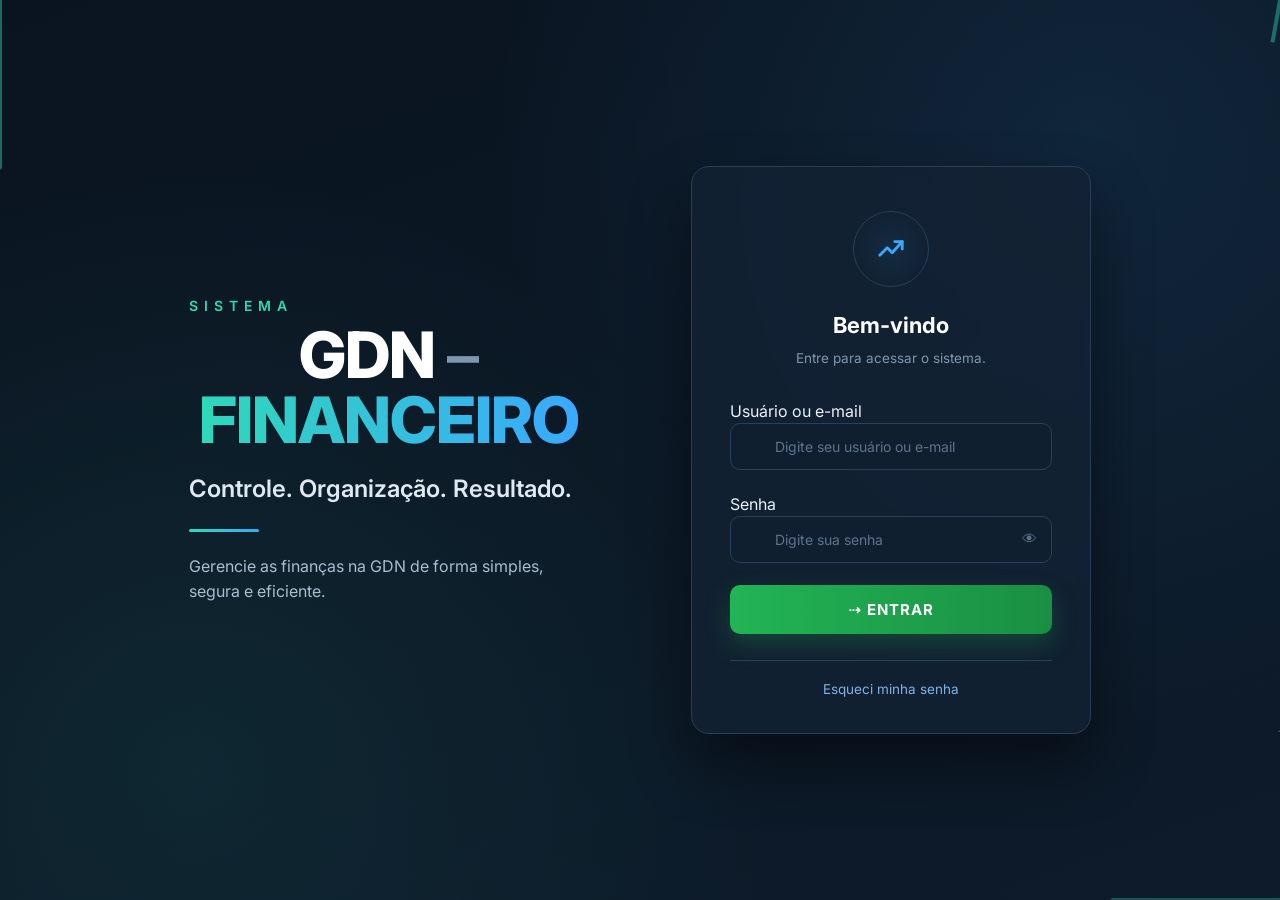
<file: index.html>
<!DOCTYPE html>
<html lang="pt-BR">

<head>
  <meta charset="UTF-8">
  <meta name="viewport" content="width=device-width, initial-scale=1.0">
  <title>GDN - Financeiro</title>
  <link rel="stylesheet" href="css/style.css">
</head>

<body class="login-page">

  <div class="stage">
    <div class="corner tl"></div>
    <div class="corner br"></div>

    <!-- decorative chart line: bottom-left to top-right, fully responsive -->
    <svg class="chart-bg" viewBox="0 0 1000 600" preserveAspectRatio="none" xmlns="http://www.w3.org/2000/svg">
      <defs>
        <linearGradient id="barGrad" x1="0" y1="1" x2="1" y2="0">
          <stop offset="0%" stop-color="#3aa8ff" stop-opacity="0.05" />
          <stop offset="100%" stop-color="#2fd9b8" stop-opacity="0.45" />
        </linearGradient>
      </defs>
      <g fill="url(#barGrad)">
        <rect class="bar" x="10" y="555" width="55" height="45" />
        <rect class="bar" x="100" y="500" width="55" height="100" />
        <rect class="bar" x="190" y="450" width="55" height="150" />
        <rect class="bar" x="280" y="390" width="55" height="210" />
        <rect class="bar" x="370" y="330" width="55" height="270" />
        <rect class="bar" x="460" y="275" width="55" height="325" />
        <rect class="bar" x="550" y="215" width="55" height="385" />
        <rect class="bar" x="640" y="160" width="55" height="440" />
        <rect class="bar" x="730" y="100" width="55" height="500" />
        <rect class="bar" x="820" y="45" width="55" height="555" />
        <rect class="bar" x="910" y="5" width="55" height="595" />
      </g>
      <polyline class="chart-line"
        points="0,600 37,577 127,550 217,525 307,495 397,465 487,437 577,407 667,380 757,350 847,322 937,302 1000,0"
        fill="none" stroke="#2fd9b8" stroke-width="4" opacity="0.85" vector-effect="non-scaling-stroke" />
      <circle class="dot-ring" cx="1000" cy="0" r="9" fill="none" stroke="#2fd9b8" stroke-width="3" />
      <circle class="dot-core" cx="1000" cy="0" r="7" fill="#2fd9b8" />
    </svg>

    <div class="left">
      <div class="eyebrow">SISTEMA</div>
      <h1 class="title">
        <span class="gdn-word">GDN</span> <span class="dash">–</span>
        <span class="fin-word">FINANCEIRO</span>
      </h1>
      <p class="tagline">Controle. Organização. Resultado.</p>
      <div class="rule"></div>
      <p class="desc">Gerencie as finanças na GDN de forma simples, segura e eficiente.</p>
    </div>

    <div class="card">
      <div class="card-icon">
        <svg width="30" height="30" viewBox="0 0 24 24" fill="none">
          <path d="M3 17L9 11L13 15L21 6" stroke="#3aa8ff" stroke-width="2.2" stroke-linecap="round"
            stroke-linejoin="round" />
          <path d="M15 6H21V12" stroke="#3aa8ff" stroke-width="2.2" stroke-linecap="round" stroke-linejoin="round" />
        </svg>
      </div>
      <h2>Bem-vindo</h2>
      <p class="sub">Entre para acessar o sistema.</p>

      <form id="formLogin">
        <label for="nomeUsuario">Usuário ou e-mail</label>
        <div class="field">
          <input type="text" id="nomeUsuario" name="nomeUsuario" placeholder="Digite seu usuário ou e-mail" required>
        </div>

        <label for="senha">Senha</label>
        <div class="field">
          <input type="password" id="senha" name="senha" placeholder="Digite sua senha" required>
          <span class="eye" onclick="alternarVisibilidadeSenha()">&#128065;</span>
        </div>

        <p id="mensagemErro" class="mensagem-erro"></p>

        <button class="btn" type="button" onclick="fazerLogin()">&#8674; ENTRAR</button>
      </form>

      <div class="divider">
        <div class="line"></div>
      </div>

      <div class="forgot">Esqueci minha senha</div>
    </div>
  </div>

  <script src="js/login.js"></script>
</body>

</html>
</file>
<file: css/style.css>
/* ================================================================
   style.css — Visual unificado do sistema Financeiro
   Dark mode é o padrão. Light mode via [data-theme="light"].
   Inclui estilos da tela de login.
   ================================================================ */
@import url('https://fonts.googleapis.com/css2?family=Inter:wght@400;500;600;700;800&display=swap');

/* ========== Design Tokens — Dark (padrão) ========== */
:root {
    --bg-1: #0a1420;
    --bg-2: #0d1b2a;
    --panel: #132234cc;
    --panel-solid: #132234;
    --panel-border: #2a3f56;
    --field: #0f1f30;
    --field-border: #25415c;
    --teal: #2fd9b8;
    --blue: #3aa8ff;
    --green: #22b455;
    --green-2: #1a8f43;
    --red: #e54545;
    --red-2: #c03030;
    --text-white: #eaf2f8;
    --text-dim: #7f97ad;
    --text-mid: #a9bdd1;
    --text-label: #cdd9e4;
    --shadow-card: rgba(0, 0, 0, 0.45);
    --date-invert: 0.7;
    --transition-speed: 0.3s;
}

/* ========== Design Tokens — Light ========== */
[data-theme="light"] {
    --bg-1: #e8eef4;
    --bg-2: #f0f4f8;
    --panel: rgba(255, 255, 255, 0.85);
    --panel-solid: #ffffff;
    --panel-border: #cbd5e1;
    --field: #f1f5f9;
    --field-border: #cbd5e1;
    --text-white: #1e293b;
    --text-dim: #64748b;
    --text-mid: #475569;
    --text-label: #334155;
    --shadow-card: rgba(0, 0, 0, 0.08);
    --date-invert: 0;
}

/* ========== Reset ========== */
* {
    box-sizing: border-box;
    margin: 0;
    padding: 0;
}

/* ========== Body ========== */
body {
    font-family: 'Inter', system-ui, -apple-system, sans-serif;
    min-height: 100vh;
    background:
        radial-gradient(circle at 15% 85%, rgba(47, 217, 184, 0.08), transparent 45%),
        radial-gradient(circle at 85% 15%, rgba(58, 168, 255, 0.10), transparent 45%),
        linear-gradient(160deg, var(--bg-1) 0%, var(--bg-2) 100%);
    color: var(--text-white);
    line-height: 1.5;
    padding: 2rem;
    transition: background var(--transition-speed) ease, color var(--transition-speed) ease;
}

/* ========== Navegação ========== */
.nav-bar {
    display: flex;
    align-items: center;
    justify-content: center;
    gap: 8px;
    margin-bottom: 2rem;
}

.nav-bar a {
    color: var(--text-dim);
    text-decoration: none;
    font-size: 13.5px;
    font-weight: 600;
    letter-spacing: 0.5px;
    padding: 8px 18px;
    border-radius: 8px;
    border: 1px solid transparent;
    transition: all 0.2s ease;
}

.nav-bar a:hover {
    color: var(--teal);
    border-color: var(--panel-border);
    background: rgba(47, 217, 184, 0.06);
}

.nav-bar a.active {
    color: var(--teal);
    border-color: var(--teal);
    background: rgba(47, 217, 184, 0.08);
}

.nav-bar .separator {
    color: var(--panel-border);
    font-size: 14px;
    user-select: none;
}

/* ========== Títulos ========== */
h1 {
    text-align: center;
    font-size: 32px;
    font-weight: 800;
    margin-bottom: 2rem;
    letter-spacing: -0.5px;
    background: linear-gradient(90deg, var(--teal), var(--blue));
    -webkit-background-clip: text;
    background-clip: text;
    color: transparent;
}

/* ========== Botão Dark Mode ========== */
.dark-mode-toggle {
    position: fixed;
    top: 1.25rem;
    right: 1.25rem;
    z-index: 1000;
    background: var(--panel);
    border: 1px solid var(--panel-border);
    border-radius: 50%;
    width: 48px;
    height: 48px;
    display: flex;
    align-items: center;
    justify-content: center;
    cursor: pointer;
    font-size: 1.35rem;
    box-shadow: 0 2px 12px var(--shadow-card);
    backdrop-filter: blur(6px);
    transition: all var(--transition-speed) ease;
}

.dark-mode-toggle:hover {
    transform: scale(1.1) rotate(15deg);
    box-shadow: 0 4px 20px var(--shadow-card);
}

.dark-mode-toggle:active {
    transform: scale(0.95);
}

.dark-mode-toggle .icon {
    display: inline-block;
    line-height: 1;
    transition: transform 0.4s ease;
}

/* ========== Card do Formulário ========== */
#formPagamentos {
    background: var(--panel);
    max-width: 600px;
    margin: 0 auto;
    padding: 44px 38px 34px;
    border-radius: 18px;
    border: 1px solid var(--panel-border);
    box-shadow: 0 30px 60px var(--shadow-card);
    backdrop-filter: blur(6px);
    transition: background var(--transition-speed) ease, border-color var(--transition-speed) ease, box-shadow var(--transition-speed) ease;
}

/* ========== Campos ========== */
.campo {
    margin-bottom: 22px;
}

.campo label {
    display: block;
    font-size: 13px;
    font-weight: 600;
    color: var(--text-label);
    margin-bottom: 8px;
    transition: color var(--transition-speed) ease;
}

.campo input[type="text"],
.campo input[type="date"],
.campo input[type="file"],
.campo textarea {
    width: 100%;
    background: var(--field);
    border: 1px solid var(--field-border);
    border-radius: 10px;
    padding: 14px 16px;
    color: var(--text-white);
    font-size: 14px;
    font-family: inherit;
    outline: none;
    transition: border-color 0.15s ease, background var(--transition-speed) ease, color var(--transition-speed) ease;
}

.campo input::placeholder,
.campo textarea::placeholder {
    color: #5c748b;
}

[data-theme="light"] .campo input::placeholder,
[data-theme="light"] .campo textarea::placeholder {
    color: #94a3b8;
}

.campo input:focus,
.campo textarea:focus {
    border-color: var(--teal);
    box-shadow: 0 0 0 3px rgba(47, 217, 184, 0.12);
}

.campo input[type="file"] {
    cursor: pointer;
    padding: 11px 16px;
}

/* Input date — ajuste do picker */
.campo input[type="date"]::-webkit-calendar-picker-indicator {
    filter: invert(var(--date-invert));
    cursor: pointer;
}

.campo textarea {
    resize: vertical;
    min-height: 100px;
}

/* ========== Botões do Formulário ========== */
#formPagamentos button {
    width: 100%;
    padding: 15px;
    border-radius: 10px;
    font-size: 15px;
    font-weight: 700;
    font-family: inherit;
    letter-spacing: 0.5px;
    cursor: pointer;
    transition: transform 0.12s ease, box-shadow 0.12s ease, background 0.15s ease;
    border: none;
}

/* Botão principal (Salvar / Atualizar) */
#formPagamentos button[onclick="salvarPagamento()"],
#formPagamentos button[onclick="atualizarPagamento()"] {
    background: linear-gradient(90deg, var(--green), var(--green-2));
    color: #fff;
    margin-bottom: 10px;
    margin-top: 8px;
    box-shadow: 0 10px 24px rgba(34, 180, 85, 0.25);
}

#formPagamentos button[onclick="salvarPagamento()"]:hover,
#formPagamentos button[onclick="atualizarPagamento()"]:hover {
    transform: translateY(-1px);
    box-shadow: 0 14px 28px rgba(34, 180, 85, 0.32);
}

/* Botão secundário (Limpar) */
#formPagamentos button[onclick="limparFormulario()"] {
    background: transparent;
    color: var(--text-dim);
    border: 1px solid var(--field-border);
    margin-bottom: 10px;
}

#formPagamentos button[onclick="limparFormulario()"]:hover {
    color: var(--text-white);
    border-color: var(--text-dim);
    background: rgba(127, 151, 173, 0.08);
}

/* Botão de link (Ver pagamentos / Voltar) */
#formPagamentos button[onclick*="location.href"] {
    background: transparent;
    color: var(--blue);
    border: 1px solid rgba(58, 168, 255, 0.3);
}

#formPagamentos button[onclick*="location.href"]:hover {
    border-color: var(--blue);
    background: rgba(58, 168, 255, 0.08);
}

/* Botão solto no body (Voltar para o cadastro) */
body > button:not(.dark-mode-toggle) {
    display: block;
    margin: 2rem auto 0;
    background: transparent;
    color: var(--blue);
    border: 1px solid rgba(58, 168, 255, 0.3);
    padding: 14px 28px;
    border-radius: 10px;
    font-size: 14px;
    font-weight: 700;
    font-family: inherit;
    letter-spacing: 0.5px;
    cursor: pointer;
    transition: all 0.15s ease;
}

body > button:not(.dark-mode-toggle):hover {
    border-color: var(--blue);
    background: rgba(58, 168, 255, 0.08);
}

/* ========== Tabela ========== */
#tabelaPagamentos {
    width: 100%;
    max-width: 1200px;
    margin: 0 auto;
    border-collapse: separate;
    border-spacing: 0;
    background: var(--panel);
    border: 1px solid var(--panel-border);
    border-radius: 18px;
    overflow: hidden;
    box-shadow: 0 30px 60px var(--shadow-card);
    font-size: 13.5px;
    backdrop-filter: blur(6px);
    transition: background var(--transition-speed) ease, border-color var(--transition-speed) ease;
}

#tabelaPagamentos thead {
    background: linear-gradient(90deg, rgba(47, 217, 184, 0.12), rgba(58, 168, 255, 0.12));
}

[data-theme="light"] #tabelaPagamentos thead {
    background: linear-gradient(90deg, rgba(47, 217, 184, 0.18), rgba(58, 168, 255, 0.18));
}

#tabelaPagamentos th {
    padding: 16px 18px;
    text-align: left;
    font-weight: 700;
    font-size: 12px;
    letter-spacing: 0.8px;
    text-transform: uppercase;
    color: var(--teal);
    white-space: nowrap;
    border-bottom: 1px solid var(--panel-border);
}

#tabelaPagamentos td {
    padding: 14px 18px;
    border-bottom: 1px solid rgba(42, 63, 86, 0.5);
    color: var(--text-mid);
    vertical-align: middle;
    transition: color var(--transition-speed) ease;
}

[data-theme="light"] #tabelaPagamentos td {
    border-bottom-color: var(--panel-border);
}

#tabelaPagamentos tbody tr:last-child td {
    border-bottom: none;
}

/* Hover na linha */
#tabelaPagamentos tbody tr {
    transition: background 0.15s ease;
}

#tabelaPagamentos tbody tr:hover {
    background: rgba(47, 217, 184, 0.04);
}

[data-theme="light"] #tabelaPagamentos tbody tr:hover {
    background: rgba(47, 217, 184, 0.08);
}

/* Botões de ação na tabela */
#tabelaPagamentos button {
    padding: 8px 16px;
    border-radius: 8px;
    font-size: 12px;
    font-weight: 700;
    font-family: inherit;
    letter-spacing: 0.5px;
    cursor: pointer;
    border: none;
    transition: transform 0.12s ease, box-shadow 0.12s ease;
    margin-right: 6px;
}

#tabelaPagamentos button[onclick*="editarPagamento"] {
    background: linear-gradient(90deg, #2a7fff, #1a5fd0);
    color: #fff;
    box-shadow: 0 4px 12px rgba(42, 127, 255, 0.25);
}

#tabelaPagamentos button[onclick*="editarPagamento"]:hover {
    transform: translateY(-1px);
    box-shadow: 0 6px 16px rgba(42, 127, 255, 0.35);
}

#tabelaPagamentos button[onclick*="excluirPagamento"] {
    background: linear-gradient(90deg, var(--red), var(--red-2));
    color: #fff;
    box-shadow: 0 4px 12px rgba(229, 69, 69, 0.25);
}

#tabelaPagamentos button[onclick*="excluirPagamento"]:hover {
    transform: translateY(-1px);
    box-shadow: 0 6px 16px rgba(229, 69, 69, 0.35);
}

/* Link de anexo na tabela */
#tabelaPagamentos a {
    display: inline-block;
    padding: 7px 14px;
    background: linear-gradient(90deg, rgba(58, 168, 255, 0.15), rgba(47, 217, 184, 0.15));
    color: var(--blue);
    text-decoration: none;
    border-radius: 8px;
    font-size: 12px;
    font-weight: 700;
    letter-spacing: 0.3px;
    border: 1px solid rgba(58, 168, 255, 0.25);
    transition: all 0.15s ease;
}

#tabelaPagamentos a:hover {
    background: rgba(58, 168, 255, 0.22);
    border-color: var(--blue);
}

/* ================================================================
   TELA DE LOGIN (login.html)
   ================================================================ */

/* Login — layout principal */
body.login-page {
    padding: 0;
    overflow: hidden;
    height: 100%;
}

html.login-root {
    height: 100%;
}

.stage {
    position: relative;
    width: 100%;
    height: 100vh;
    display: flex;
    align-items: center;
    justify-content: center;
    gap: 8vw;
    padding: 0 6vw;
}

/* Cantos decorativos */
.corner {
    position: absolute;
    width: 170px;
    height: 170px;
    border-top: 2px solid rgba(47, 217, 184, .55);
    opacity: .8;
}

.corner.tl {
    top: 0; left: 0;
    border-top: none;
    border-left: 2px solid rgba(47, 217, 184, .55);
    transform: skew(0deg);
    clip-path: polygon(0 0, 100% 0, 0 100%);
}

.corner.br {
    bottom: 0; right: 0;
    border-bottom: 2px solid rgba(47, 217, 184, .4);
    clip-path: polygon(100% 100%, 0 100%, 100% 0);
}

/* Lado esquerdo */
.left {
    max-width: 640px;
    position: relative;
    z-index: 2;
}

.eyebrow {
    color: var(--teal);
    font-weight: 600;
    font-size: 14px;
    letter-spacing: 6px;
    margin-bottom: 6px;
}

h1.title {
    font-size: 64px;
    line-height: 1.02;
    font-weight: 800;
    margin: 0 0 18px 0;
    letter-spacing: -1px;
    background: none;
    -webkit-background-clip: unset;
    background-clip: unset;
    color: #fff;
}

h1.title .gdn-word { color: #fff; }
h1.title .dash { color: var(--text-dim); font-weight: 600; }
h1.title .fin-word {
    background: linear-gradient(90deg, var(--teal), var(--blue));
    -webkit-background-clip: text;
    background-clip: text;
    color: transparent;
    display: block;
}

.tagline {
    font-size: 24px;
    font-weight: 600;
    color: #dfe9f1;
    margin: 0 0 22px 0;
}

.rule {
    width: 70px;
    height: 3px;
    background: linear-gradient(90deg, var(--teal), var(--blue));
    border-radius: 2px;
    margin-bottom: 22px;
}

.desc {
    font-size: 16px;
    line-height: 1.6;
    color: var(--text-mid);
    max-width: 400px;
}

/* Gráfico de fundo SVG */
.chart-bg {
    position: fixed;
    inset: 0;
    width: 100%;
    height: 100%;
    z-index: 0;
    opacity: .5;
    pointer-events: none;
}

/* Animações das barras do gráfico — LOOP contínuo */
.bar {
    transform-box: fill-box;
    transform-origin: bottom;
    transform: scaleY(0);
    opacity: 0;
    animation: barPulse 6s cubic-bezier(.22, 1, .36, 1) infinite;
}

.bar:nth-child(1)  { animation-delay: 0s; }
.bar:nth-child(2)  { animation-delay: .12s; }
.bar:nth-child(3)  { animation-delay: .24s; }
.bar:nth-child(4)  { animation-delay: .36s; }
.bar:nth-child(5)  { animation-delay: .48s; }
.bar:nth-child(6)  { animation-delay: .60s; }
.bar:nth-child(7)  { animation-delay: .72s; }
.bar:nth-child(8)  { animation-delay: .84s; }
.bar:nth-child(9)  { animation-delay: .96s; }
.bar:nth-child(10) { animation-delay: 1.08s; }
.bar:nth-child(11) { animation-delay: 1.20s; }

/* Barras: crescem (0→20%), seguram (20→55%), encolhem (55→75%), pausa (75→100%) */
@keyframes barPulse {
    0%   { transform: scaleY(0); opacity: 0; }
    20%  { transform: scaleY(1); opacity: 1; }
    55%  { transform: scaleY(1); opacity: 1; }
    75%  { transform: scaleY(0); opacity: 0; }
    100% { transform: scaleY(0); opacity: 0; }
}

/* Linha do gráfico — desenha e apaga em loop */
.chart-line {
    stroke-dasharray: 1700;
    stroke-dashoffset: 1700;
    animation: linePulse 6s ease-in-out infinite;
    animation-delay: .3s;
}

/* Linha: desenha (0→25%), segura (25→55%), apaga (55→80%), pausa (80→100%) */
@keyframes linePulse {
    0%   { stroke-dashoffset: 1700; opacity: 0.2; }
    25%  { stroke-dashoffset: 0;    opacity: 0.85; }
    55%  { stroke-dashoffset: 0;    opacity: 0.85; }
    80%  { stroke-dashoffset: -1700; opacity: 0.2; }
    100% { stroke-dashoffset: -1700; opacity: 0.2; }
}

/* Ponto no final da linha — aparece/desaparece com a linha */
.dot-core, .dot-ring {
    transform-box: fill-box;
    transform-origin: center;
    opacity: 0;
    animation: dotPulse 6s ease-in-out infinite;
    animation-delay: .3s;
}

/* Anel pulsante ao redor do ponto */
.dot-ring {
    animation: dotPulse 6s ease-in-out infinite, ringPulse 1.8s ease-out infinite;
    animation-delay: .3s, 1.6s;
}

@keyframes dotPulse {
    0%   { opacity: 0; }
    25%  { opacity: 1; }
    55%  { opacity: 1; }
    75%  { opacity: 0; }
    100% { opacity: 0; }
}

@keyframes ringPulse {
    0%   { transform: scale(1); opacity: .65; }
    100% { transform: scale(2.6); opacity: 0; }
}

@media (prefers-reduced-motion: reduce) {
    .bar, .chart-line, .dot-core, .dot-ring {
        animation: none !important;
        transform: none !important;
        opacity: 1 !important;
        stroke-dashoffset: 0 !important;
    }
}

/* Card do login */
.card {
    position: relative;
    z-index: 2;
    width: 400px;
    background: var(--panel);
    border: 1px solid var(--panel-border);
    border-radius: 18px;
    padding: 44px 38px 34px;
    backdrop-filter: blur(6px);
    box-shadow: 0 30px 60px rgba(0, 0, 0, .45);
}

.card-icon {
    width: 76px;
    height: 76px;
    margin: 0 auto 22px;
    border-radius: 50%;
    border: 1px solid var(--field-border);
    display: flex;
    align-items: center;
    justify-content: center;
    background: radial-gradient(circle, rgba(58, 168, 255, .08), transparent 70%);
}

.card h2 {
    text-align: center;
    font-size: 22px;
    font-weight: 700;
    margin: 0 0 6px;
    color: #fff;
}

.card .sub {
    text-align: center;
    font-size: 13.5px;
    color: var(--text-dim);
    margin: 0 0 30px;
}

/* Campos do login */
.field {
    position: relative;
    margin-bottom: 22px;
}

.field input {
    width: 100%;
    background: var(--field);
    border: 1px solid var(--field-border);
    border-radius: 10px;
    padding: 14px 16px 14px 44px;
    color: #eaf2f8;
    font-size: 14px;
    font-family: inherit;
    outline: none;
    transition: border-color .15s ease;
}

.field input::placeholder { color: #5c748b; }
.field input:focus { border-color: var(--teal); }

.field .icon {
    position: absolute;
    left: 15px;
    top: 50%;
    transform: translateY(-50%);
    color: #5c748b;
    font-size: 15px;
}

.field .eye {
    position: absolute;
    right: 15px;
    top: 50%;
    transform: translateY(-50%);
    color: #5c748b;
    font-size: 15px;
    cursor: pointer;
}

/* Mensagem de erro do login */
.mensagem-erro {
    color: #ff6b6b;
    font-size: 13px;
    text-align: center;
    margin: -10px 0 16px;
    display: none;
}

.mensagem-erro.visivel {
    display: block;
}

/* Botão do login */
.btn {
    width: 100%;
    background: linear-gradient(90deg, var(--green), var(--green-2));
    border: none;
    border-radius: 10px;
    padding: 15px;
    color: #fff;
    font-size: 15px;
    font-weight: 700;
    font-family: inherit;
    letter-spacing: 1px;
    cursor: pointer;
    display: flex;
    align-items: center;
    justify-content: center;
    gap: 10px;
    margin-top: 6px;
    box-shadow: 0 10px 24px rgba(34, 180, 85, .25);
    transition: transform .12s ease, box-shadow .12s ease;
}

.btn:hover {
    transform: translateY(-1px);
    box-shadow: 0 14px 28px rgba(34, 180, 85, .32);
}

.btn:disabled {
    opacity: .6;
    cursor: not-allowed;
    transform: none;
}

.divider {
    display: flex;
    align-items: center;
    gap: 14px;
    margin: 26px 0 18px;
}

.divider .line {
    flex: 1;
    height: 1px;
    background: var(--field-border);
}

.forgot {
    text-align: center;
    font-size: 13.5px;
    color: #7fb3e8;
    display: flex;
    align-items: center;
    justify-content: center;
    gap: 7px;
    cursor: pointer;
}

.forgot:hover { color: #a8cdf2; }

/* ========== Responsivo ========== */
@media (max-width: 980px) {
    .stage {
        flex-direction: column;
        justify-content: center;
        gap: 40px;
        padding: 40px 24px;
    }

    .left { text-align: center; }
    h1.title { font-size: 42px; }
    .rule { margin-left: auto; margin-right: auto; }
    .desc { margin: 0 auto; }
    .chart-bg { opacity: .25; }

    .card { width: 100%; max-width: 400px; }
}

@media (max-width: 768px) {
    body {
        padding: 1rem;
    }

    h1 {
        font-size: 24px;
    }

    #formPagamentos {
        padding: 28px 20px 24px;
    }

    .nav-bar {
        flex-wrap: wrap;
        gap: 4px;
    }

    .nav-bar a {
        font-size: 12px;
        padding: 6px 12px;
    }

    /* Scroll horizontal na tabela */
    #tabelaPagamentos {
        display: block;
        overflow-x: auto;
        white-space: nowrap;
    }

    .dark-mode-toggle {
        width: 40px;
        height: 40px;
        font-size: 1.1rem;
        top: 0.75rem;
        right: 0.75rem;
    }
}
</file>
